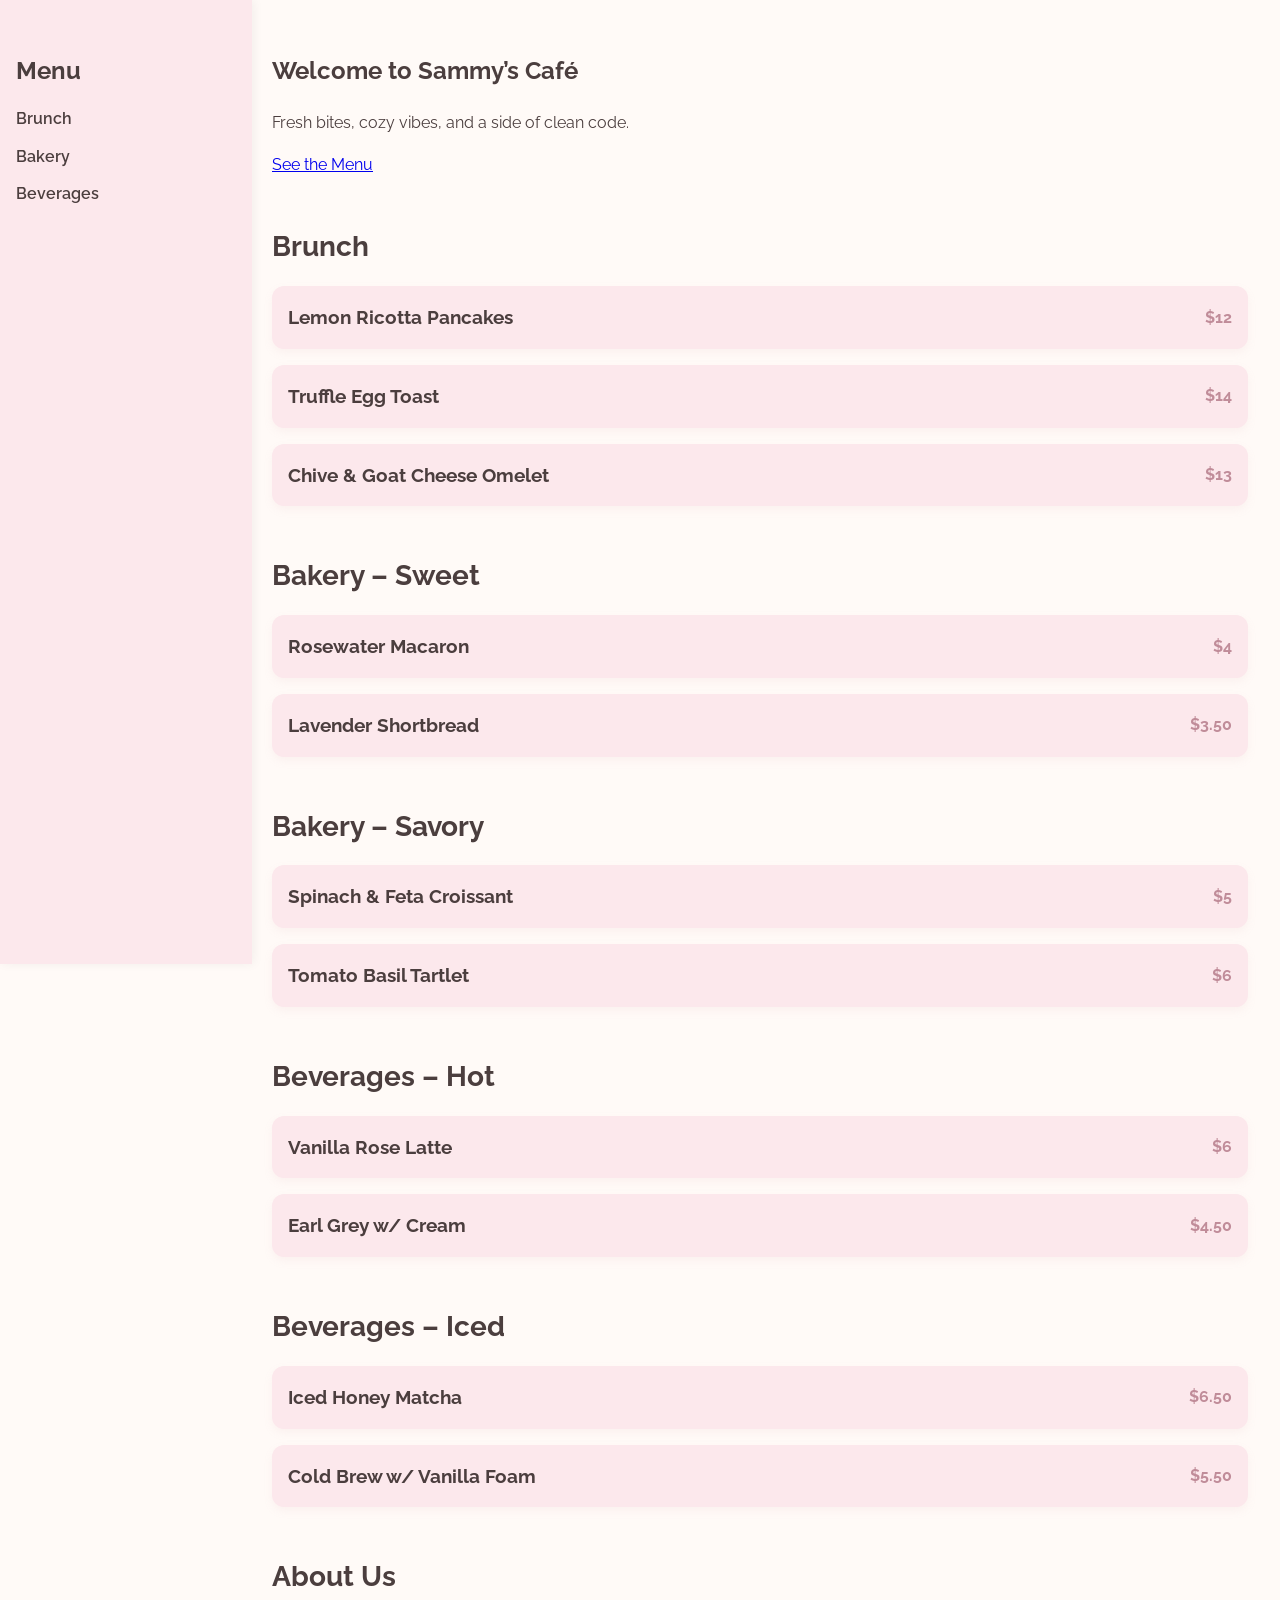
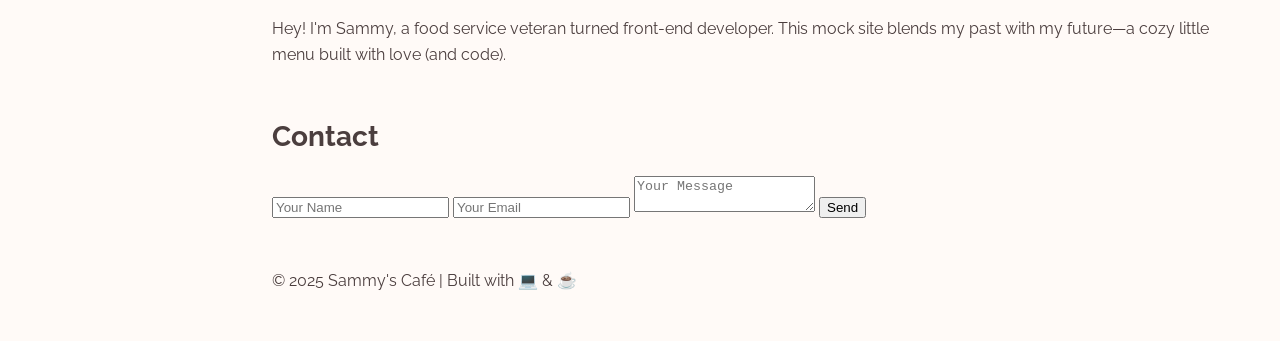
<file: index.html>
<!DOCTYPE html>
<html lang="en">
<head>
  <meta charset="UTF-8" />
  <meta name="viewport" content="width=device-width, initial-scale=1.0" />
  <title>Sammy's Café</title>
  <link rel="stylesheet" href="styles.css" />
  <link href="https://fonts.googleapis.com/css2?family=Raleway:wght@400;700&family=Pacifico&display=swap" rel="stylesheet">
</head>
<body>
  <aside class="sidebar">
    <h2>Menu</h2>
    <ul class="menu-list">
      <li><a href="#brunch">Brunch</a></li>
      <li class="has-submenu">
        <a href="#bakery">Bakery</a>
        <ul class="submenu">
          <li><a href="#sweet">Sweet</a></li>
          <li><a href="#savory">Savory</a></li>
        </ul>
      </li>
      <li class="has-submenu">
        <a href="#beverages">Beverages</a>
        <ul class="submenu">
          <li><a href="#hot">Hot</a></li>
          <li><a href="#iced">Iced</a></li>
        </ul>
      </li>
    </ul>
  </aside>

  <main class="content">
    <section class="hero">
      <h1>Welcome to Sammy’s Café</h1>
      <p>Fresh bites, cozy vibes, and a side of clean code.</p>
      <a href="#brunch" class="cta-btn">See the Menu</a>
    </section>

    <section id="brunch">
      <h2>Brunch</h2>
      <div class="menu-item"><h4>Lemon Ricotta Pancakes</h4><span>$12</span></div>
      <div class="menu-item"><h4>Truffle Egg Toast</h4><span>$14</span></div>
      <div class="menu-item"><h4>Chive & Goat Cheese Omelet</h4><span>$13</span></div>
    </section>

    <section id="sweet">
      <h2>Bakery – Sweet</h2>
      <div class="menu-item"><h4>Rosewater Macaron</h4><span>$4</span></div>
      <div class="menu-item"><h4>Lavender Shortbread</h4><span>$3.50</span></div>
    </section>

    <section id="savory">
      <h2>Bakery – Savory</h2>
      <div class="menu-item"><h4>Spinach & Feta Croissant</h4><span>$5</span></div>
      <div class="menu-item"><h4>Tomato Basil Tartlet</h4><span>$6</span></div>
    </section>

    <section id="hot">
      <h2>Beverages – Hot</h2>
      <div class="menu-item"><h4>Vanilla Rose Latte</h4><span>$6</span></div>
      <div class="menu-item"><h4>Earl Grey w/ Cream</h4><span>$4.50</span></div>
    </section>

    <section id="iced">
      <h2>Beverages – Iced</h2>
      <div class="menu-item"><h4>Iced Honey Matcha</h4><span>$6.50</span></div>
      <div class="menu-item"><h4>Cold Brew w/ Vanilla Foam</h4><span>$5.50</span></div>
    </section>

    <section id="about">
      <h2>About Us</h2>
      <p>Hey! I'm Sammy, a food service veteran turned front-end developer. This mock site blends my past with my future—a cozy little menu built with love (and code).</p>
    </section>

    <section id="contact">
      <h2>Contact</h2>
      <form>
        <input type="text" placeholder="Your Name" required />
        <input type="email" placeholder="Your Email" required />
        <textarea placeholder="Your Message"></textarea>
        <button type="submit">Send</button>
      </form>
    </section>

    <footer>
      <p>&copy; 2025 Sammy's Café | Built with 💻 & ☕</p>
    </footer>
  </main>

  <script>
    document.querySelectorAll('.has-submenu > a').forEach(link => {
      link.addEventListener('click', function(e) {
        e.preventDefault();
        this.parentElement.classList.toggle('active');
      });
    });
  </script>
</body>
</html>
</file>
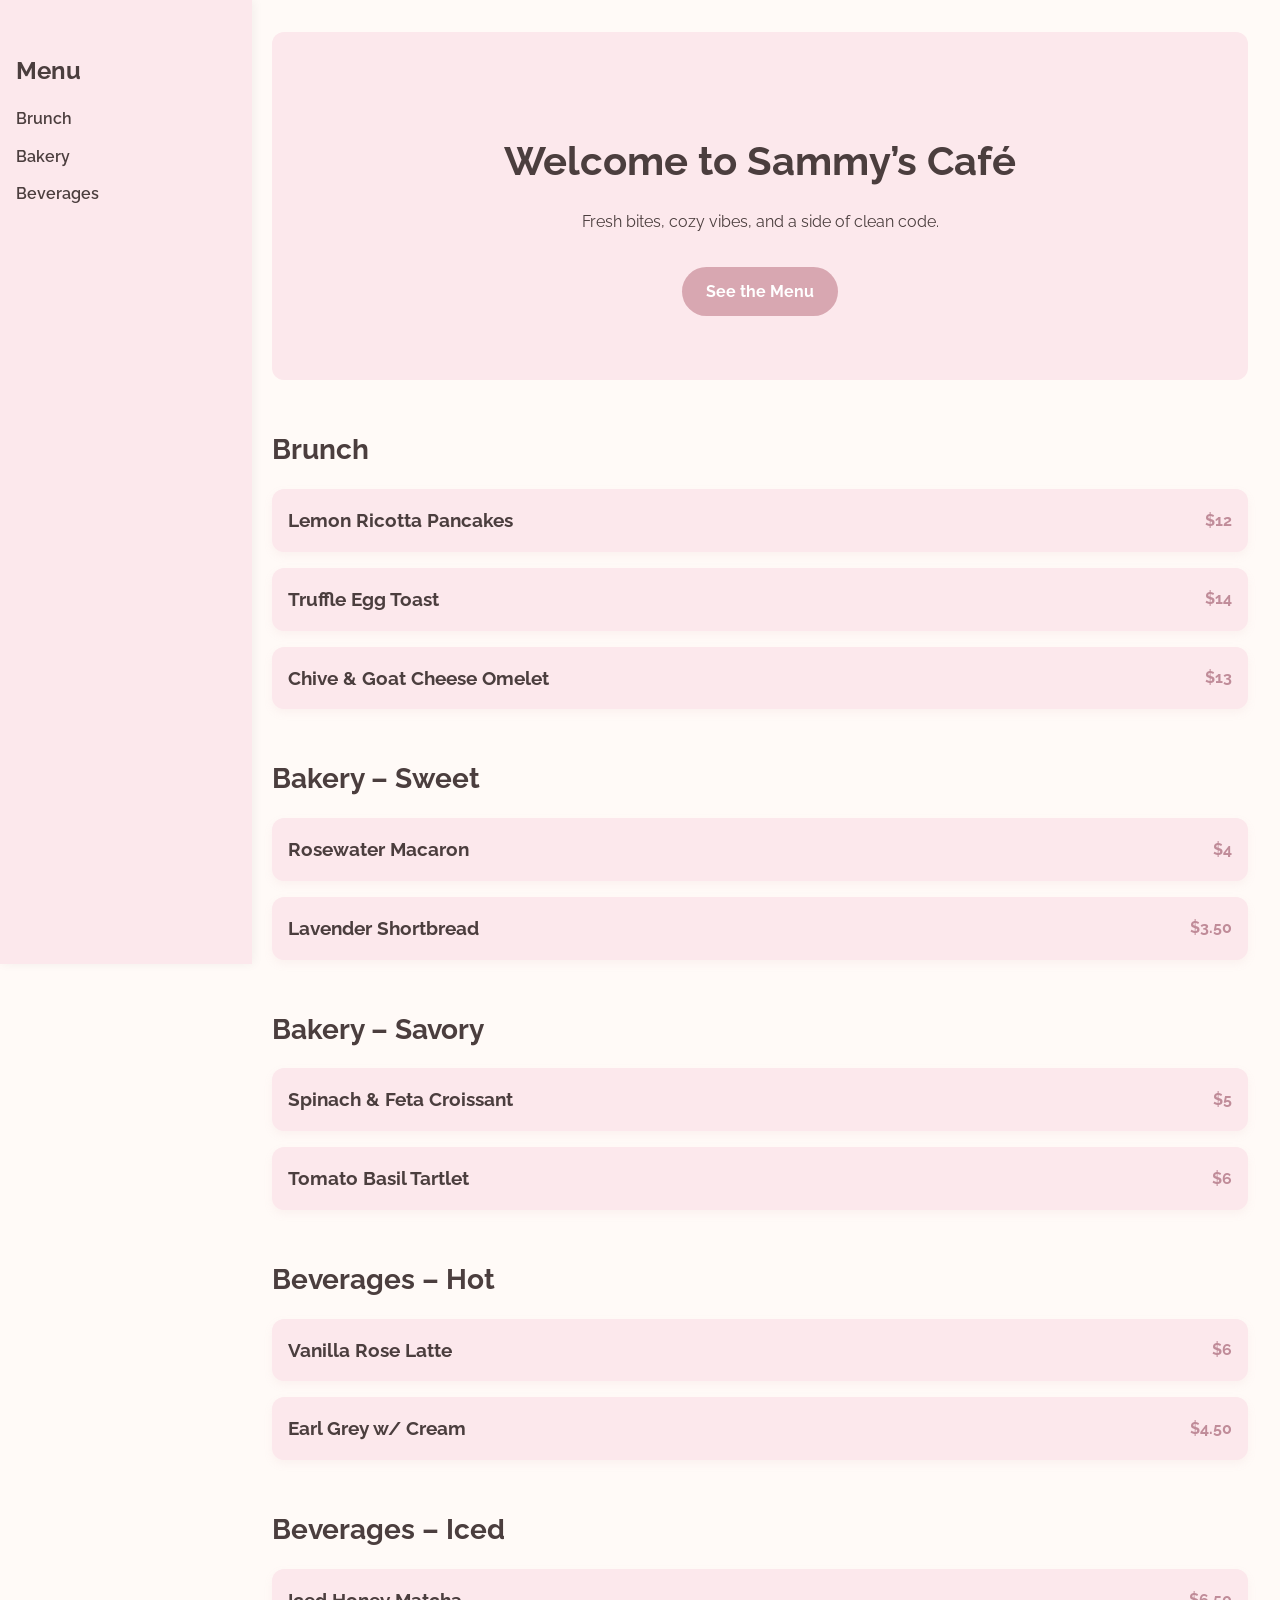
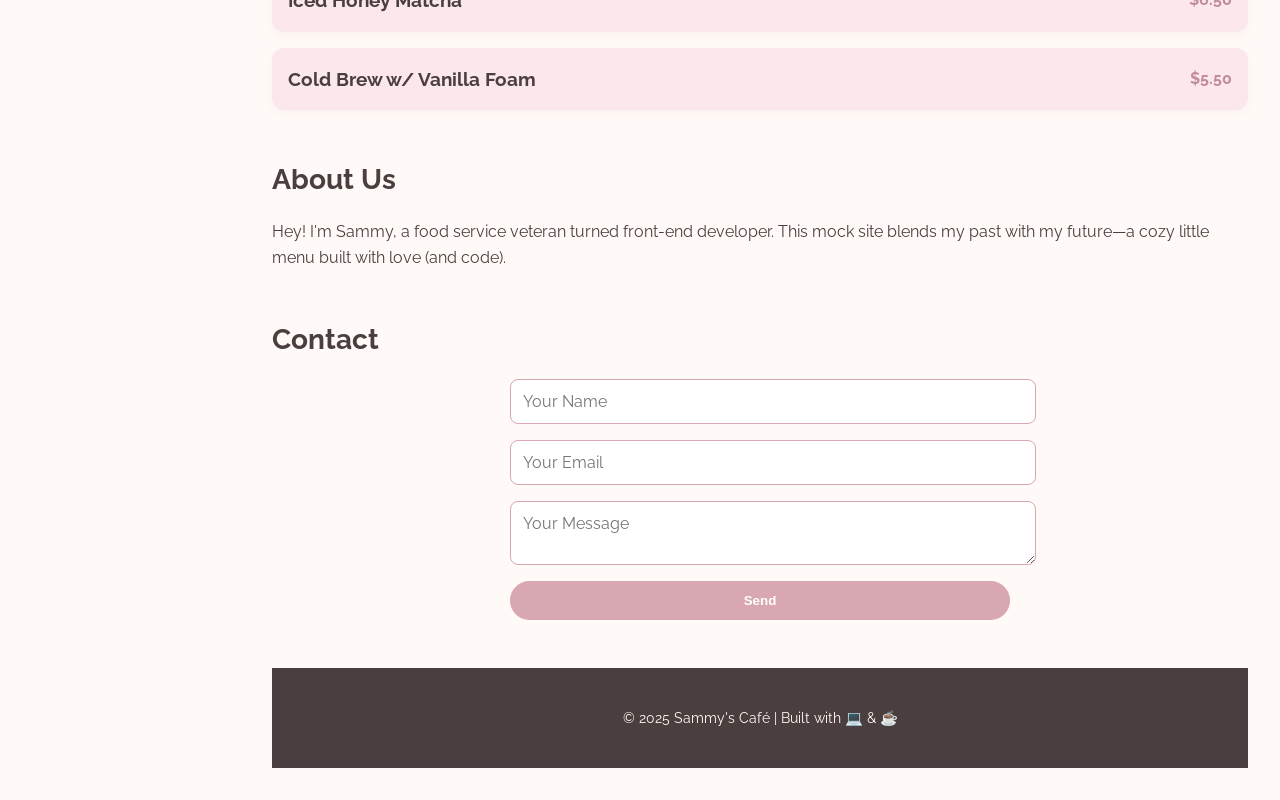
<file: Sammy_Cafe_Combined.html>
<!DOCTYPE html>
<html lang="en">
<head>
  <meta charset="UTF-8" />
  <meta name="viewport" content="width=device-width, initial-scale=1.0" />
  <title>Sammy's Café</title>
  <style>
    @import url('https://fonts.googleapis.com/css2?family=Raleway:wght@400;700&family=Pacifico&display=swap');

    body {
      font-family: 'Raleway', sans-serif;
      margin: 0;
      background-color: #fffaf7;
      color: #4b3e3e;
      line-height: 1.6;
    }

    .sidebar {
      width: 220px;
      background-color: #fce8ec;
      padding: 2rem 1rem;
      position: fixed;
      top: 0;
      left: 0;
      height: 100vh;
      box-shadow: 2px 0 10px rgba(0, 0, 0, 0.05);
    }

    .sidebar h2 {
      font-size: 1.5rem;
      margin-bottom: 1rem;
      color: #4b3e3e;
    }

    .menu-list {
      list-style: none;
      padding-left: 0;
    }

    .menu-list li {
      margin-bottom: 0.75rem;
    }

    .menu-list a {
      text-decoration: none;
      color: #4b3e3e;
      font-weight: 600;
      display: block;
      transition: color 0.2s;
    }

    .menu-list a:hover {
      color: #d8a7b1;
    }

    .has-submenu > .submenu {
      display: none;
      margin-top: 0.5rem;
      margin-left: 1rem;
    }

    .has-submenu.active .submenu {
      display: block;
    }

    .content {
      margin-left: 240px;
      padding: 2rem;
    }

    .hero {
      background-color: #fce8ec;
      text-align: center;
      padding: 4rem 2rem;
      border-radius: 12px;
    }

    .hero h1 {
      font-size: 2.5rem;
      margin-bottom: 0.5rem;
    }

    .cta-btn {
      display: inline-block;
      margin-top: 1rem;
      padding: 0.75rem 1.5rem;
      background-color: #d8a7b1;
      color: #fff;
      border-radius: 30px;
      text-decoration: none;
      font-weight: bold;
      transition: background-color 0.3s;
    }

    .cta-btn:hover {
      background-color: #c08c99;
    }

    section {
      margin-bottom: 3rem;
    }

    h2 {
      font-size: 1.75rem;
      margin-bottom: 1rem;
    }

    .menu-item {
      background-color: #fce8ec;
      padding: 1rem;
      border-radius: 12px;
      margin-bottom: 1rem;
      box-shadow: 0 4px 8px rgba(216, 167, 177, 0.1);
      display: flex;
      justify-content: space-between;
      align-items: center;
    }

    .menu-item h4 {
      margin: 0;
      font-size: 1.2rem;
    }

    .menu-item span {
      font-weight: bold;
      color: #c08c99;
    }

    form {
      max-width: 500px;
      margin: 0 auto;
      display: grid;
      gap: 1rem;
    }

    input, textarea {
      padding: 0.75rem;
      border: 1px solid #d8a7b1;
      border-radius: 8px;
      font-size: 1rem;
      width: 100%;
      font-family: 'Raleway', sans-serif;
    }

    button {
      padding: 0.75rem;
      background-color: #d8a7b1;
      color: white;
      border: none;
      border-radius: 30px;
      font-weight: bold;
      cursor: pointer;
      transition: background-color 0.3s;
    }

    button:hover {
      background-color: #c08c99;
    }

    footer {
      text-align: center;
      padding: 1.5rem 0;
      background-color: #4b3e3e;
      color: #fffaf7;
      font-size: 0.9rem;
    }
  </style>
</head>
<body>
  <aside class="sidebar">
    <h2>Menu</h2>
    <ul class="menu-list">
      <li><a href="#brunch">Brunch</a></li>
      <li class="has-submenu">
        <a href="#bakery">Bakery</a>
        <ul class="submenu">
          <li><a href="#sweet">Sweet</a></li>
          <li><a href="#savory">Savory</a></li>
        </ul>
      </li>
      <li class="has-submenu">
        <a href="#beverages">Beverages</a>
        <ul class="submenu">
          <li><a href="#hot">Hot</a></li>
          <li><a href="#iced">Iced</a></li>
        </ul>
      </li>
    </ul>
  </aside>

  <main class="content">
    <section class="hero">
      <h1>Welcome to Sammy’s Café</h1>
      <p>Fresh bites, cozy vibes, and a side of clean code.</p>
      <a href="#brunch" class="cta-btn">See the Menu</a>
    </section>

    <section id="brunch">
      <h2>Brunch</h2>
      <div class="menu-item"><h4>Lemon Ricotta Pancakes</h4><span>$12</span></div>
      <div class="menu-item"><h4>Truffle Egg Toast</h4><span>$14</span></div>
      <div class="menu-item"><h4>Chive & Goat Cheese Omelet</h4><span>$13</span></div>
    </section>

    <section id="sweet">
      <h2>Bakery – Sweet</h2>
      <div class="menu-item"><h4>Rosewater Macaron</h4><span>$4</span></div>
      <div class="menu-item"><h4>Lavender Shortbread</h4><span>$3.50</span></div>
    </section>

    <section id="savory">
      <h2>Bakery – Savory</h2>
      <div class="menu-item"><h4>Spinach & Feta Croissant</h4><span>$5</span></div>
      <div class="menu-item"><h4>Tomato Basil Tartlet</h4><span>$6</span></div>
    </section>

    <section id="hot">
      <h2>Beverages – Hot</h2>
      <div class="menu-item"><h4>Vanilla Rose Latte</h4><span>$6</span></div>
      <div class="menu-item"><h4>Earl Grey w/ Cream</h4><span>$4.50</span></div>
    </section>

    <section id="iced">
      <h2>Beverages – Iced</h2>
      <div class="menu-item"><h4>Iced Honey Matcha</h4><span>$6.50</span></div>
      <div class="menu-item"><h4>Cold Brew w/ Vanilla Foam</h4><span>$5.50</span></div>
    </section>

    <section id="about">
      <h2>About Us</h2>
      <p>Hey! I'm Sammy, a food service veteran turned front-end developer. This mock site blends my past with my future—a cozy little menu built with love (and code).</p>
    </section>

    <section id="contact">
      <h2>Contact</h2>
      <form>
        <input type="text" placeholder="Your Name" required />
        <input type="email" placeholder="Your Email" required />
        <textarea placeholder="Your Message"></textarea>
        <button type="submit">Send</button>
      </form>
    </section>

    <footer>
      <p>&copy; 2025 Sammy's Café | Built with 💻 & ☕</p>
    </footer>
  </main>

  <script>
    document.querySelectorAll('.has-submenu > a').forEach(link => {
      link.addEventListener('click', function(e) {
        e.preventDefault();
        this.parentElement.classList.toggle('active');
      });
    });
  </script>
</body>
</html>
</file>
<file: styles.css>
body {
  font-family: 'Raleway', sans-serif;
  margin: 0;
  background-color: #fffaf7;
  color: #4b3e3e;
  line-height: 1.6;
}

.sidebar {
  width: 220px;
  background-color: #fce8ec;
  padding: 2rem 1rem;
  position: fixed;
  top: 0;
  left: 0;
  height: 100vh;
  box-shadow: 2px 0 10px rgba(0, 0, 0, 0.05);
}

.sidebar h2 {
  font-size: 1.5rem;
  margin-bottom: 1rem;
  color: #4b3e3e;
}

.menu-list {
  list-style: none;
  padding-left: 0;
}

.menu-list li {
  margin-bottom: 0.75rem;
}

.menu-list a {
  text-decoration: none;
  color: #4b3e3e;
  font-weight: 600;
  display: block;
  transition: color 0.2s;
}

.menu-list a:hover {
  color: #d8a7b1;
}

.has-submenu > .submenu {
  display: none;
  margin-top: 0.5rem;
  margin-left: 1rem;
}

.has-submenu.active .submenu {
  display: block;
}

.content {
  margin-left: 240px;
  padding: 2rem;
}

section {
  margin-bottom: 3rem;
}

h2 {
  font-size: 1.75rem;
  margin-bottom: 1rem;
}

.menu-item {
  background-color: #fce8ec;
  padding: 1rem;
  border-radius: 12px;
  margin-bottom: 1rem;
  box-shadow: 0 4px 8px rgba(216, 167, 177, 0.1);
  display: flex;
  justify-content: space-between;
  align-items: center;
}

.menu-item h4 {
  margin: 0;
  font-size: 1.2rem;
}

.menu-item span {
  font-weight: bold;
  color: #c08c99;
}
</file>
